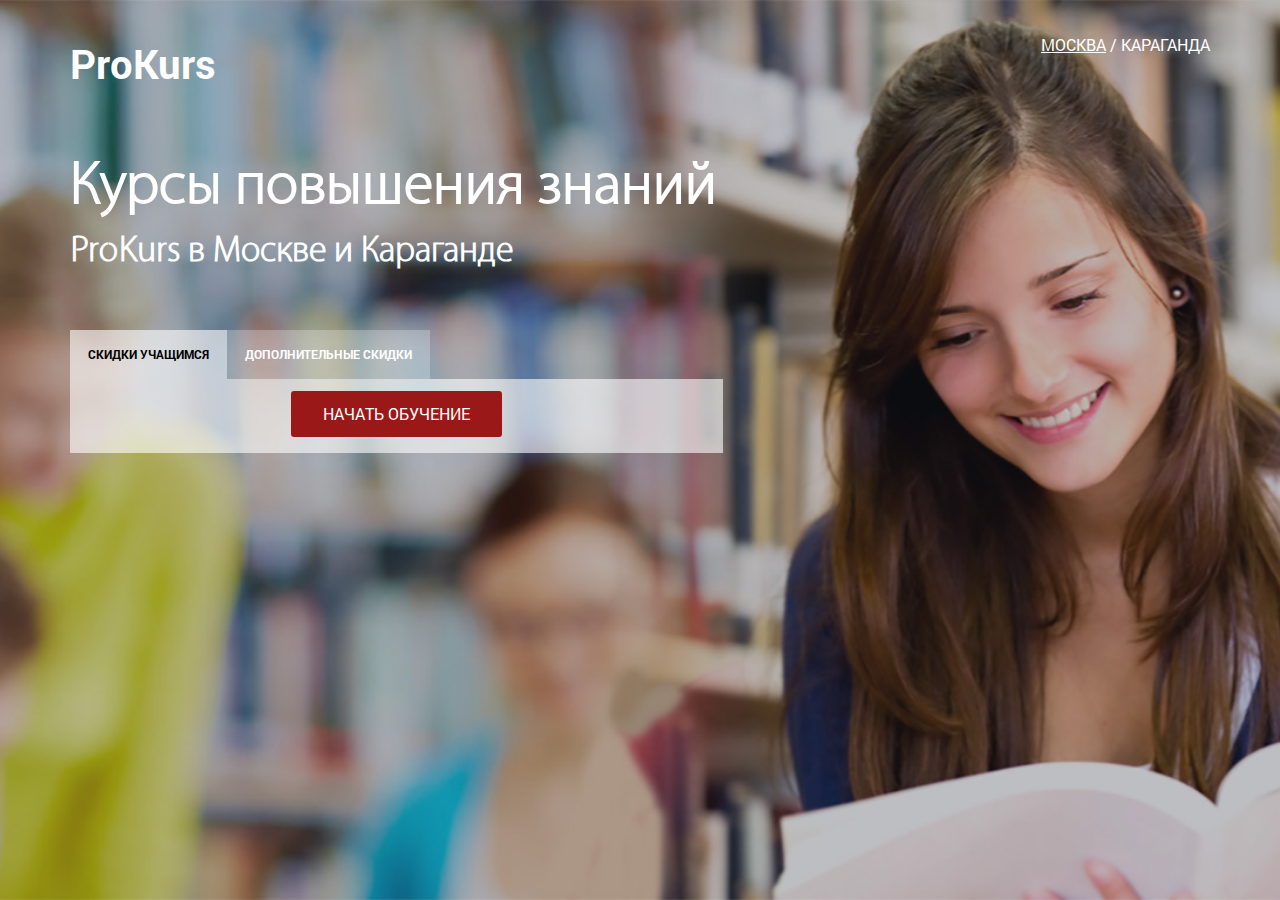
<file: index.html>
<!DOCTYPE html>
<html>
<head>

	<meta charset="utf-8" />

	<title>Заголовок</title>
	<meta content="" name="description" />
	<link rel="shortcut icon" href="favicon.png" />

	<meta http-equiv="X-UA-Compatible" content="IE=edge" />
	<meta name="viewport" content="width=device-width, initial-scale=1.0" />

	<link rel="stylesheet" href="libs/bootstrap/bootstrap-grid-3.3.2.min.css" />
	<link rel="stylesheet" href="libs/myFonts/stylesheet.css" />
	<link rel="stylesheet" href="css/fonts.css" />
	<link rel="stylesheet" href="css/main.css" />
	<link rel="stylesheet" href="css/media.css" />

</head>
<body>
	<header>
		<div class="container">
			<div class="row">
				<div class="top_line">
					<div class="col-md-6 col-sm-6">
						<div class="logo">ProKurs</div>
					</div>
					<div class="col-md-6 col-sm-6">
						<div class="top_phone">
							<div class="wrapper">
							    <div class="tabs">
							        <span class="tab">Москва</span> /
							        <span class="tab">Караганда</span>      
							    </div>
							    <div class="tab_content">
							        <div class="tab_item">+7 (999) 999-99-99</div>
							        <div class="tab_item">+7 (888) 999-99-99</div>
							    </div>
</div>
						</div>
					</div>
				</div>
			</div>
			<div class="row">
				<div class="top_header clearfix">
				<div class="col-md-12">
					<h1>Курсы повышения знаний</h1>
					<h2>ProKurs в Москве и Караганде</h2>
				</div>
				</div>
				<div class="tabs_header clearfix">
					<div class="col-md-7">
						<div class="wrapper">
						    <div class="tabs clearfix">
						        <span class="tab">Скидки учащимся</span>
						        <span class="tab">
						        	<span class="hidden-sm hidden-xs">Дополнительные скидки</span>
						        	<span class="hidden-md hidden-lg">Дополнительно</span>
						        </span>     
						    </div>
						    <div class="tab_content">
						        <div class="tab_item">
						        <ul>
						        	<li>10% владельцу карты на продолжение обучения на следующем уровне;</li>
						        	<li>5% предъявителю карты на все программы обучения;</li>
						        	<li>3–5% на обучение за рубежом. </li>
						        </ul>
						        </div>
						        <div class="tab_item">
						        <p>Lorem ipsum dolor sit amet, consectetur adipisicing elit. Itaque consectetur eius sapiente accusamus facilis doloribus, minima, ipsam quo dolorum qui animi amet reprehenderit. Iste molestiae animi illo assumenda adipisci soluta.</p>
						        </div>
						        <div class="button_wrap">
						        	<a href="#" class="button btn_red">Начать обучение</a>
						        </div>
						</div>
					    </div>
					</div>
				</div>
			</div>
		</div>
	</header>
	<sectoion class="s_tizers"></sectoion>
	


	<div class="hidden"></div>

	<!--[if lt IE 9]>
	<script src="libs/html5shiv/es5-shim.min.js"></script>
	<script src="libs/html5shiv/html5shiv.min.js"></script>
	<script src="libs/html5shiv/html5shiv-printshiv.min.js"></script>
	<script src="libs/respond/respond.min.js"></script>
	<![endif]-->
	
	<script src="libs/jquery/jquery-1.11.2.min.js"></script>
	<script src="libs/modernizr/modernizr.js"></script>
	
	<script src="js/common.js"></script>

	<!-- Yandex.Metrika counter --><!-- /Yandex.Metrika counter -->
	<!-- Google Analytics counter --><!-- /Google Analytics counter -->
	
</body>
</html>
</file>
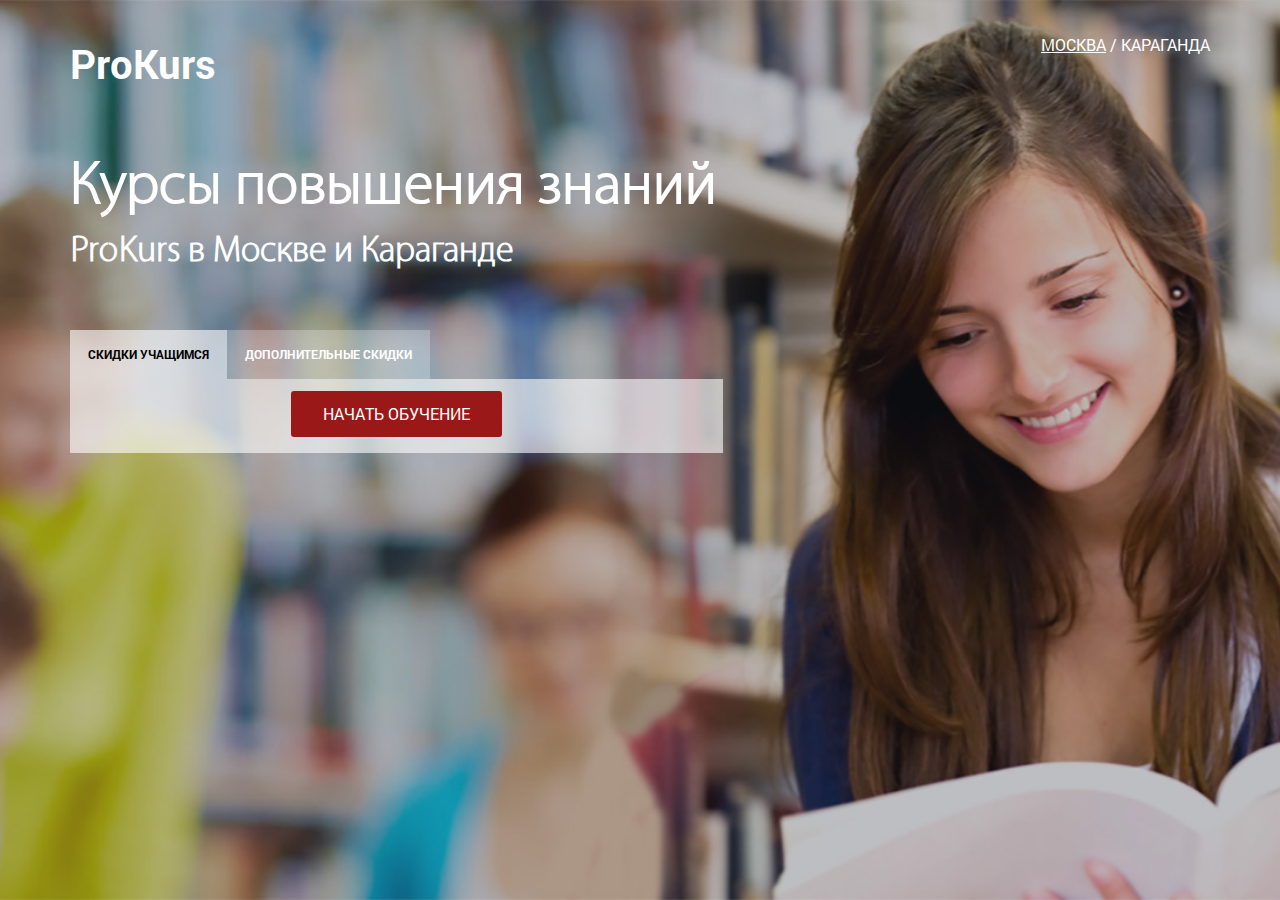
<file: _html/index.html>
<!DOCTYPE html>
<html>
<head>

	<meta charset="utf-8" />

	<title>Заголовок</title>
	<meta content="" name="description" />
	<link rel="shortcut icon" href="favicon.png" />

	<meta http-equiv="X-UA-Compatible" content="IE=edge" />
	<meta name="viewport" content="width=device-width, initial-scale=1.0" />

	<link rel="stylesheet" href="libs/bootstrap/bootstrap-grid-3.3.2.min.css" />
	<link rel="stylesheet" href="libs/myFonts/stylesheet.css" />
	<link rel="stylesheet" href="css/fonts.css" />
	<link rel="stylesheet" href="css/main.css" />
	<link rel="stylesheet" href="css/media.css" />

</head>
<body>
	<header>
		<div class="container">
			<div class="row">
				<div class="top_line">
					<div class="col-md-6 col-sm-6">
						<div class="logo">ProKurs</div>
					</div>
					<div class="col-md-6 col-sm-6">
						<div class="top_phone">
							<div class="wrapper">
							    <div class="tabs">
							        <span class="tab">Москва</span> /
							        <span class="tab">Караганда</span>      
							    </div>
							    <div class="tab_content">
							        <div class="tab_item">+7 (999) 999-99-99</div>
							        <div class="tab_item">+7 (888) 999-99-99</div>
							    </div>
</div>
						</div>
					</div>
				</div>
			</div>
			<div class="row">
				<div class="top_header clearfix">
				<div class="col-md-12">
					<h1>Курсы повышения знаний</h1>
					<h2>ProKurs в Москве и Караганде</h2>
				</div>
				</div>
				<div class="tabs_header clearfix">
					<div class="col-md-7">
						<div class="wrapper">
						    <div class="tabs clearfix">
						        <span class="tab">Скидки учащимся</span>
						        <span class="tab">
						        	<span class="hidden-sm hidden-xs">Дополнительные скидки</span>
						        	<span class="hidden-md hidden-lg">Дополнительно</span>
						        </span>     
						    </div>
						    <div class="tab_content">
						        <div class="tab_item">
						        <ul>
						        	<li>10% владельцу карты на продолжение обучения на следующем уровне;</li>
						        	<li>5% предъявителю карты на все программы обучения;</li>
						        	<li>3–5% на обучение за рубежом. </li>
						        </ul>
						        </div>
						        <div class="tab_item">
						        <p>Lorem ipsum dolor sit amet, consectetur adipisicing elit. Itaque consectetur eius sapiente accusamus facilis doloribus, minima, ipsam quo dolorum qui animi amet reprehenderit. Iste molestiae animi illo assumenda adipisci soluta.</p>
						        </div>
						        <div class="button_wrap">
						        	<a href="#" class="button btn_red">Начать обучение</a>
						        </div>
						</div>
					    </div>
					</div>
				</div>
			</div>
		</div>
	</header>
	<sectoion class="s_tizers"></sectoion>
	<sectoion class="w_tizers"></sectoion>


	<div class="hidden"></div>

	<!--[if lt IE 9]>
	<script src="libs/html5shiv/es5-shim.min.js"></script>
	<script src="libs/html5shiv/html5shiv.min.js"></script>
	<script src="libs/html5shiv/html5shiv-printshiv.min.js"></script>
	<script src="libs/respond/respond.min.js"></script>
	<![endif]-->
	
	<script src="libs/jquery/jquery-1.11.2.min.js"></script>
	<script src="libs/modernizr/modernizr.js"></script>
	
	<script src="js/common.js"></script>

	<!-- Yandex.Metrika counter --><!-- /Yandex.Metrika counter -->
	<!-- Google Analytics counter --><!-- /Google Analytics counter -->
	
</body>
</html>
</file>
<file: libs/myFonts/stylesheet.css>
/*! Generated by Font Squirrel (https://www.fontsquirrel.com) on July 28, 2017 */



@font-face {
    font-family: 'myFont';
    src: url('myfont-webfont.woff2') format('woff2'),
         url('myfont-webfont.woff') format('woff');
    font-weight: normal;
    font-style: normal;

}
.my {
	font-family: 'myFont';
	font-size: 200px;
	display: inline-block;
	font-style: normal;
	text-rendering: auto;
	-webkit-font-smoothing: antialiased;
	-moz-osx-font-smoothing: grayscale;
}

.my.my_a::before {
	content: 'a';
}
.my.my_b::before {
	content: 'b';
}
.my.my_c::before {
	content: 'c';
}
.my.my_d::before {
	content: 'd';
}
.my.my_e::before {
	content: 'e';
}
.my.my_f::before {
	content: 'f';
}
.my.my_g::before {
	content: 'g';
}
.my.my_h::before {
	content: 'h';
}
.my.my_i::before {
	content: 'i';
}
.my.my_j::before {
	content: 'j';
}
</file>
<file: css/fonts.css>
@font-face {
  font-family: "RobotoRegular";
  font-style: normal;
  font-weight: normal;
  src: url("../fonts/RobotoRegular/RobotoRegular.eot?#iefix") format("embedded-opentype"), url("../fonts/RobotoRegular/RobotoRegular.woff") format("woff"), url("../fonts/RobotoRegular/RobotoRegular.ttf") format("truetype"); }

@font-face {
  font-family: "RobotoBold";
  font-style: normal;
  font-weight: normal;
  src: url("../fonts/RobotoBold/RobotoBold.eot?#iefix") format("embedded-opentype"), url("../fonts/RobotoBold/RobotoBold.woff") format("woff"), url("../fonts/RobotoBold/RobotoBold.ttf") format("truetype"); }

@font-face {
  font-family: "CleanvertisingLight";
  font-style: normal;
  font-weight: normal;
  src: url("../fonts/CleanvertisingLight/CleanvertisingLight.eot?#iefix") format("embedded-opentype"), url("../fonts/CleanvertisingLight/CleanvertisingLight.woff") format("woff"), url("../fonts/CleanvertisingLight/CleanvertisingLight.ttf") format("truetype"); }
</file>
<file: css/main.css>
body {
  font-family: "RobotoRegular", sans-serif;
  color: #000;
  font-weight: normal;
  font-size: 16px;
  min-width: 320px;
  position: relative;
  line-height: 1.6;
  -webkit-font-smoothing: antialised; }

h1 {
  color: #fff;
  font-size: 60px;
  line-height: 56px;
  font-weight: bold;
  font-family: 'CleanvertisingLight', sans-serif;
  margin: 0; }

section {
  padding: 58px 0 68px; }
  section.s_dark h2, section.s_dark h3, section.s_dark p {
    color: #fff; }
  section h2 {
    color: #003469;
    font-size: 50px;
    line-height: 56px;
    font-size: 50px;
    margin-bottom: 50px; }

body input:focus:required:invalid,
body textarea:focus:required:invalid {
  color: red; }

body input:required:valid,
body textarea:required:valid {
  color: green; }

.hidden {
  display: none; }

header {
  min-height: 640px;
  background-image: url(/img/top_bg.jpg);
  background-position: top center;
  background-size: cover;
  color: #fff;
  padding-top: 32px;
  padding-bottom: 40px; }

.logo {
  font-size: 40px;
  font-family: "RobotoBold", sans-serif;
  font-weight: bold; }

.top_phone {
  text-align: right; }

.tab_item {
  display: none; }

.tab_itam:first-child {
  display: block; }

.top_phone .wrapper .tab {
  text-transform: uppercase;
  cursor: pointer; }

.top_phone .wrapper .active {
  text-decoration: underline; }

.top_phone .tab_item {
  display: none;
  font-size: 34px;
  font-family: "RobotoBold", sans-serif; }

.top_header {
  margin-top: 60px; }
  .top_header h2 {
    margin: 0;
    margin: 10px 0 0;
    font-family: 'CleanvertisingLight', sans-serif;
    font-size: 36px; }

.tabs_header {
  margin-top: 50px; }
  .tabs_header ul, .tabs_header li {
    list-style-type: none;
    margin: 0;
    padding: 0; }
  .tabs_header li {
    padding-left: 20px;
    font-size: 18px;
    margin-bottom: 12px; }
  .tabs_header .tabs .tab {
    display: inline-block;
    background-color: rgba(255, 255, 255, 0.25);
    padding: 15px 18px;
    text-transform: uppercase;
    cursor: pointer;
    float: left;
    font-family: "RobotoBold", sans-serif;
    font-size: 12px;
    -webkit-transition: all 0.25s ease;
    -moz-transition: all 0.25s ease;
    -o-transition: all 0.25s ease;
    transition: all 0.25s ease; }
    .tabs_header .tabs .tab.active {
      background-color: rgba(255, 255, 255, 0.6);
      color: #000; }
  .tabs_header .tab_content {
    font-size: 18px;
    background-color: rgba(255, 255, 255, 0.6);
    padding: 12px 18px 16px;
    color: #000;
    text-transform: uppercase;
    font-family: "RobotoBold", sans-serif; }

.button {
  border: none;
  cursor: pointer;
  display: inline-block;
  height: 46px;
  line-height: 46px;
  padding: 0 32px;
  background-color: #000;
  text-transform: uppercase;
  text-align: center;
  color: #fff;
  border-radius: 3px;
  text-decoration: none;
  font-size: 16px;
  font-family: "RobotoRegular", sans-serif; }
  .button.btn_red {
    background-color: #9b1818; }
  .button.btn_green {
    background-color: #67bc5c; }
  .button.btn_white {
    background-color: #fff;
    color: #000; }

a.button {
  color: #fff;
  text-decoration: none; }

.button_wrap {
  text-align: center; }

.s_tizers {
  background-color: #c6d8ee;
  background-image: -webkit-linear-gradient(#c6d8ee, #e8eff7);
  background-image: -webkit-gradient(linear, left top, left bottom, from(#c6d8ee), to(#e8eff7));
  background-image: -o-linear-gradient(#c6d8ee, #e8eff7);
  background-image: linear-gradient(#c6d8ee, #e8eff7); }
</file>
<file: css/media.css>
/*==========  Desktop First Method  ==========*/

/* Large Devices, Wide Screens */
@media only screen and (max-width : 1200px) {

}

/* Medium Devices, Desktops */
@media only screen and (max-width : 992px) {

}

/* Small Devices, Tablets */
@media only screen and (max-width : 768px) {
.top_phone, .logo, .top_header h1, .top_header {
 	text-align: center;
 }
 .logo {
 	margin-bottom: 15px;
 }
 .top_phone .tab_item {
 	font-size: 30px;
 }
 .tabs_header .tab  {
 	font-size: 16px
 }
}

/* Extra Small Devices, Phones */
@media only screen and (max-width : 480px) {
 .top_header {
	margin-top: 30px;
}
 .top_header h1 {
	font-size: 50px;
	line-height: 50px;
}
 .top_header h2 {
	font-size: 28px;
} 
 .tabs_header .tabs .tab {
	font-size: 12px;
	padding: 15px 15px;
}
.button_wrap {
	text-align: center
}
}

/* Custom, iPhone Retina */
@media only screen and (max-width : 320px) {

}


/*==========  Mobile First Method  ==========*/

/* Custom, iPhone Retina */
@media only screen and (min-width : 320px) {

}

/* Extra Small Devices, Phones */
@media only screen and (min-width : 480px) {

}

/* Small Devices, Tablets */
@media only screen and (min-width : 768px) {

}

/* Medium Devices, Desktops */
@media only screen and (min-width : 992px) {

}

 /* Large Devices, Wide Screens */
@media only screen and (min-width : 1200px) {

}
@media only (min-height: 780px) and (min-width: 1400px) {
	.tabs_header {
		position: absolute;
		bottom: 80px;
	}
	.tabs_header > div {
		width: 100%;
		max-width: 660px;
	}
	.tabs_header {
		margin-top: 150px;
	}
}
</file>
<file: _html/libs/myFonts/stylesheet.css>
/*! Generated by Font Squirrel (https://www.fontsquirrel.com) on July 28, 2017 */



@font-face {
    font-family: 'myFont';
    src: url('myfont-webfont.woff2') format('woff2'),
         url('myfont-webfont.woff') format('woff');
    font-weight: normal;
    font-style: normal;

}
.my {
	font-family: 'myFont';
	font-size: 200px;
	display: inline-block;
	font-style: normal;
	text-rendering: auto;
	-webkit-font-smoothing: antialiased;
	-moz-osx-font-smoothing: grayscale;
}

.my.my_a::before {
	content: 'a';
}
.my.my_b::before {
	content: 'b';
}
.my.my_c::before {
	content: 'c';
}
.my.my_d::before {
	content: 'd';
}
.my.my_e::before {
	content: 'e';
}
.my.my_f::before {
	content: 'f';
}
.my.my_g::before {
	content: 'g';
}
.my.my_h::before {
	content: 'h';
}
.my.my_i::before {
	content: 'i';
}
.my.my_j::before {
	content: 'j';
}
</file>
<file: _html/css/fonts.css>
@font-face {
  font-family: "RobotoRegular";
  font-style: normal;
  font-weight: normal;
  src: url("../fonts/RobotoRegular/RobotoRegular.eot?#iefix") format("embedded-opentype"), url("../fonts/RobotoRegular/RobotoRegular.woff") format("woff"), url("../fonts/RobotoRegular/RobotoRegular.ttf") format("truetype"); }

@font-face {
  font-family: "RobotoBold";
  font-style: normal;
  font-weight: normal;
  src: url("../fonts/RobotoBold/RobotoBold.eot?#iefix") format("embedded-opentype"), url("../fonts/RobotoBold/RobotoBold.woff") format("woff"), url("../fonts/RobotoBold/RobotoBold.ttf") format("truetype"); }

@font-face {
  font-family: "CleanvertisingLight";
  font-style: normal;
  font-weight: normal;
  src: url("../fonts/CleanvertisingLight/CleanvertisingLight.eot?#iefix") format("embedded-opentype"), url("../fonts/CleanvertisingLight/CleanvertisingLight.woff") format("woff"), url("../fonts/CleanvertisingLight/CleanvertisingLight.ttf") format("truetype"); }
</file>
<file: _html/css/main.css>
body {
  font-family: "RobotoRegular", sans-serif;
  color: #000;
  font-weight: normal;
  font-size: 16px;
  min-width: 320px;
  position: relative;
  line-height: 1.6;
  -webkit-font-smoothing: antialised; }

h1 {
  color: #fff;
  font-size: 60px;
  line-height: 56px;
  font-weight: bold;
  font-family: 'CleanvertisingLight', sans-serif;
  margin: 0; }

section {
  padding: 58px 0 68px; }
  section.s_dark h2, section.s_dark h3, section.s_dark p {
    color: #fff; }
  section h2 {
    color: #003469;
    font-size: 50px;
    line-height: 56px;
    font-size: 50px;
    margin-bottom: 50px; }

body input:focus:required:invalid,
body textarea:focus:required:invalid {
  color: red; }

body input:required:valid,
body textarea:required:valid {
  color: green; }

.hidden {
  display: none; }

header {
  min-height: 640px;
  background-image: url(/img/top_bg.jpg);
  background-position: top center;
  background-size: cover;
  color: #fff;
  padding-top: 32px;
  padding-bottom: 40px; }

.logo {
  font-size: 40px;
  font-family: "RobotoBold", sans-serif;
  font-weight: bold; }

.top_phone {
  text-align: right; }

.tab_item {
  display: none; }

.tab_itam:first-child {
  display: block; }

.top_phone .wrapper .tab {
  text-transform: uppercase;
  cursor: pointer; }

.top_phone .wrapper .active {
  text-decoration: underline; }

.top_phone .tab_item {
  display: none;
  font-size: 34px;
  font-family: "RobotoBold", sans-serif; }

.top_header {
  margin-top: 60px; }
  .top_header h2 {
    margin: 0;
    margin: 10px 0 0;
    font-family: 'CleanvertisingLight', sans-serif;
    font-size: 36px; }

.tabs_header {
  margin-top: 50px; }
  .tabs_header ul, .tabs_header li {
    list-style-type: none;
    margin: 0;
    padding: 0; }
  .tabs_header li {
    padding-left: 20px;
    font-size: 18px;
    margin-bottom: 12px; }
  .tabs_header .tabs .tab {
    display: inline-block;
    background-color: rgba(255, 255, 255, 0.25);
    padding: 15px 18px;
    text-transform: uppercase;
    cursor: pointer;
    float: left;
    font-family: "RobotoBold", sans-serif;
    font-size: 12px;
    -webkit-transition: all 0.25s ease;
    -moz-transition: all 0.25s ease;
    -o-transition: all 0.25s ease;
    transition: all 0.25s ease; }
    .tabs_header .tabs .tab.active {
      background-color: rgba(255, 255, 255, 0.6);
      color: #000; }
  .tabs_header .tab_content {
    font-size: 18px;
    background-color: rgba(255, 255, 255, 0.6);
    padding: 12px 18px 16px;
    color: #000;
    text-transform: uppercase;
    font-family: "RobotoBold", sans-serif; }

.button {
  border: none;
  cursor: pointer;
  display: inline-block;
  height: 46px;
  line-height: 46px;
  padding: 0 32px;
  background-color: #000;
  text-transform: uppercase;
  text-align: center;
  color: #fff;
  border-radius: 3px;
  text-decoration: none;
  font-size: 16px;
  font-family: "RobotoRegular", sans-serif; }
  .button.btn_red {
    background-color: #9b1818; }
  .button.btn_green {
    background-color: #67bc5c; }
  .button.btn_white {
    background-color: #fff;
    color: #000; }

a.button {
  color: #fff;
  text-decoration: none; }

.button_wrap {
  text-align: center; }

.s_tizers {
  background-color: #c6d8ee;
  background-image: -webkit-gradient(linear, left top, left bottom, from(#c6d8ee), to(#e8eff7));
  background-image: -webkit-linear-gradient(#c6d8ee, #e8eff7);
  background-image: -o-linear-gradient(#c6d8ee, #e8eff7);
  background-image: linear-gradient(#c6d8ee, #e8eff7);
  color: #003469;
  font-family: "CleanvertisingLight", sans-serif;
  text-transform: uppercase;
  padding: 35px 0 0; }
</file>
<file: _html/css/media.css>
/*==========  Desktop First Method  ==========*/

/* Large Devices, Wide Screens */
@media only screen and (max-width : 1200px) {

}

/* Medium Devices, Desktops */
@media only screen and (max-width : 992px) {

}

/* Small Devices, Tablets */
@media only screen and (max-width : 768px) {
.top_phone, .logo, .top_header h1, .top_header {
 	text-align: center;
 }
 .logo {
 	margin-bottom: 15px;
 }
 .top_phone .tab_item {
 	font-size: 30px;
 }
 .tabs_header .tab  {
 	font-size: 16px
 }
}

/* Extra Small Devices, Phones */
@media only screen and (max-width : 480px) {
 .top_header {
	margin-top: 30px;
}
 .top_header h1 {
	font-size: 50px;
	line-height: 50px;
}
 .top_header h2 {
	font-size: 28px;
} 
 .tabs_header .tabs .tab {
	font-size: 12px;
	padding: 15px 15px;
}
.button_wrap {
	text-align: center
}
}

/* Custom, iPhone Retina */
@media only screen and (max-width : 320px) {

}


/*==========  Mobile First Method  ==========*/

/* Custom, iPhone Retina */
@media only screen and (min-width : 320px) {

}

/* Extra Small Devices, Phones */
@media only screen and (min-width : 480px) {

}

/* Small Devices, Tablets */
@media only screen and (min-width : 768px) {

}

/* Medium Devices, Desktops */
@media only screen and (min-width : 992px) {

}

 /* Large Devices, Wide Screens */
@media only screen and (min-width : 1200px) {

}
@media only (min-height: 780px) and (min-width: 1400px) {
	.tabs_header {
		position: absolute;
		bottom: 80px;
	}
	.tabs_header > div {
		width: 100%;
		max-width: 660px;
	}
	.tabs_header {
		margin-top: 150px;
	}
}
</file>
